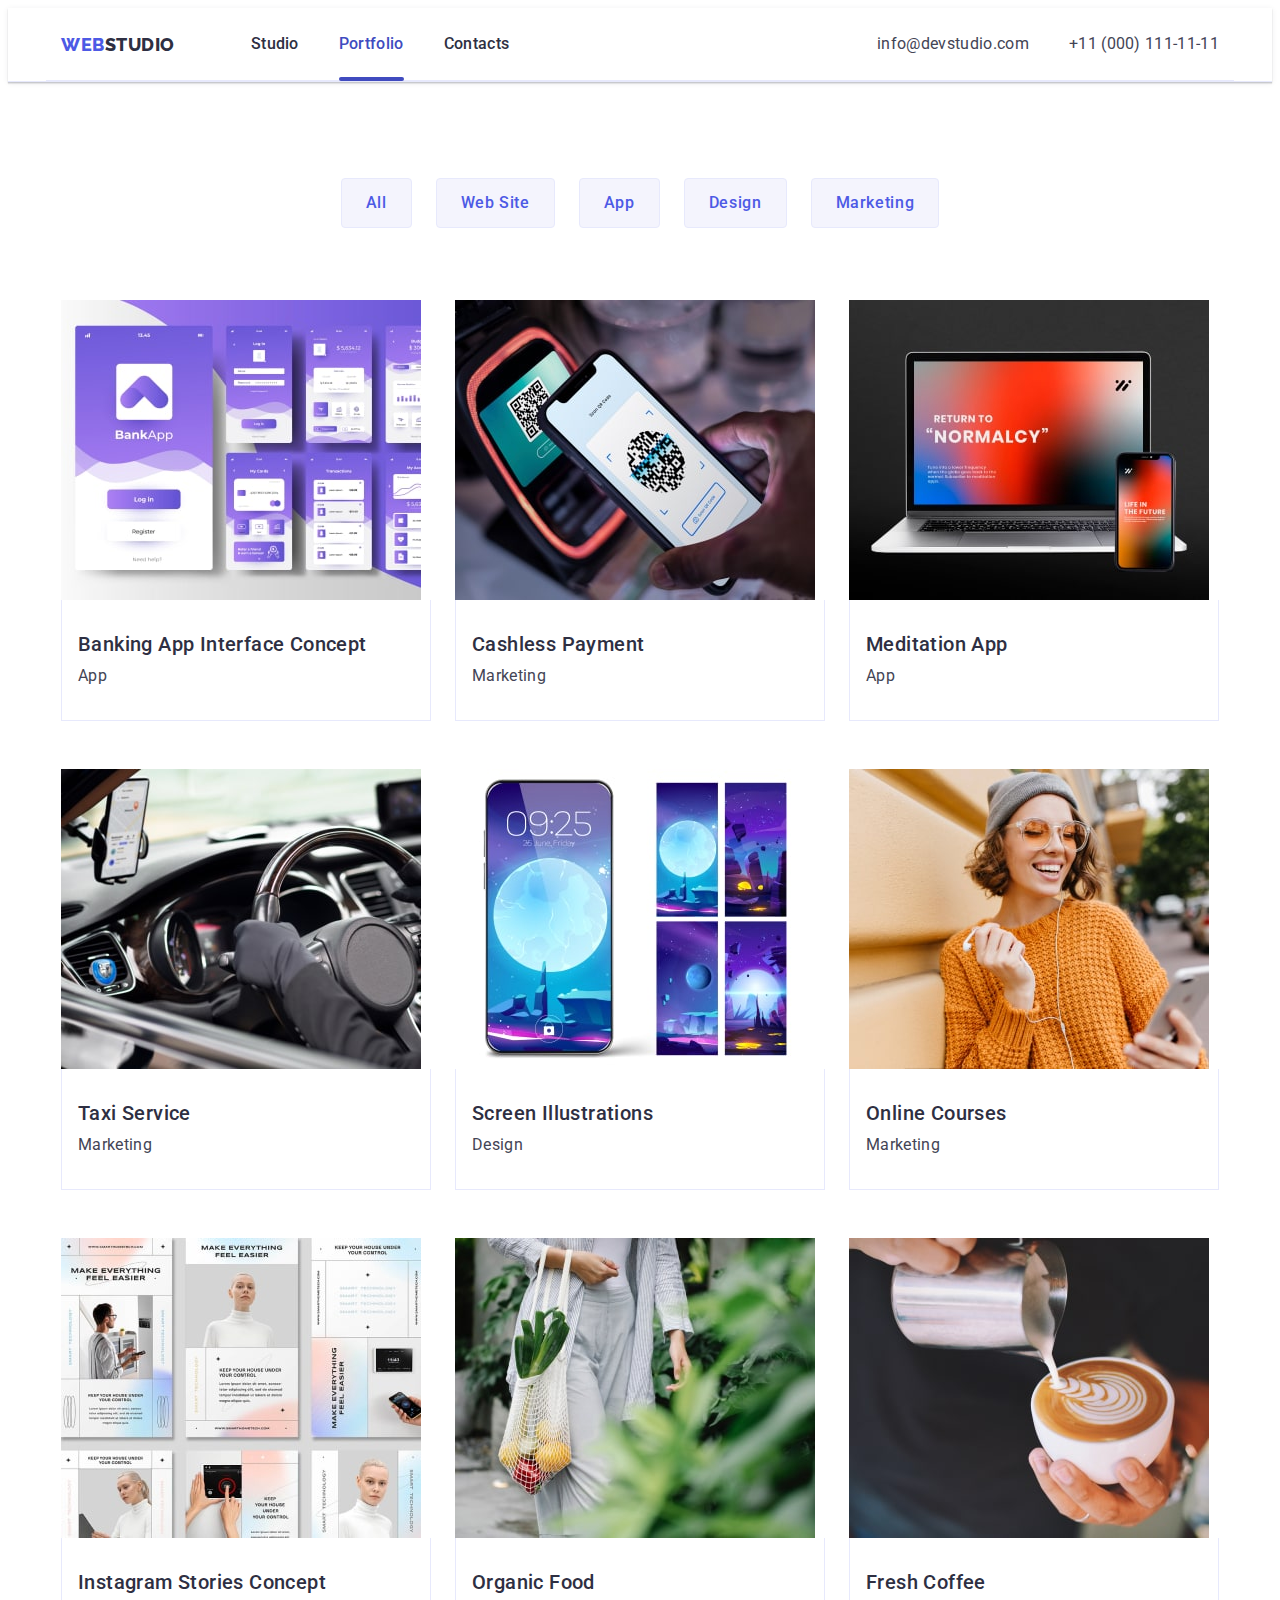
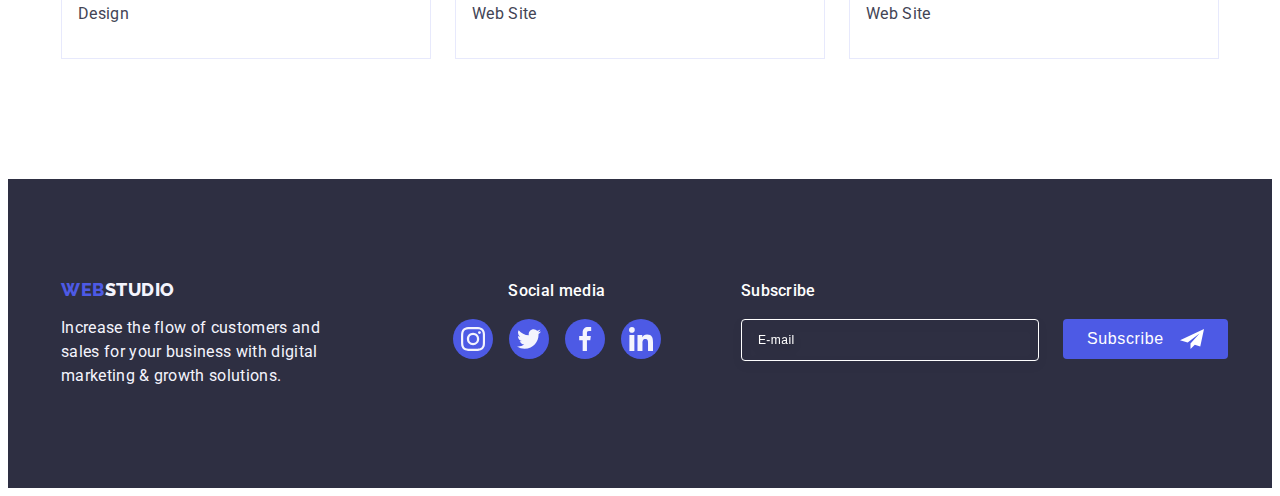
<file: portfolio.html>
<!DOCTYPE html>
<html lang="en">
  <head>
    <meta charset="UTF-8" />
    <meta name="viewport" content="width=device-width, initial-scale=1.0" />
    <title>Portfolio</title>
    <link rel="preconnect" href="https://fonts.googleapis.com" />
    <link rel="preconnect" href="https://fonts.gstatic.com" crossorigin />
    <link
      href="https://fonts.googleapis.com/css2?family=Raleway:wght@800&family=Roboto:wght@400;500;700&display=swap"
      rel="stylesheet"
    />
    <link
      rel="stylesheet"
      href="https://cdnjs.cloudflare.com/ajax/libs/modern-normalize/2.0.0/modern-normalize.min.css"
      integrity="sha512-4xo8blKMVCiXpTaLzQSLSw3KFOVPWhm/TRtuPVc4WG6kUgjH6J03IBuG7JZPkcWMxJ5huwaBpOpnwYElP/m6wg=="
      crossorigin="anonymous"
      referrerpolicy="no-referrer"
    />
    <link rel="stylesheet" href="./css/styles.css" />
  </head>
  <body>
    <header class="header">
      <div class="container header-container portfolio-container">
        <nav class="header-nav">
          <a href="./index.html" class="logo-header link"
            >Web<span class="logo-studio">Studio</span></a
          >
          <ul class="header-list list">
            <li class="header-menu-item">
              <a href="./index.html" class="header-menu-link link"
                ><span class="studio-page">Studio</span></a
              >
            </li>
            <li class="header-menu-item">
              <a href="./portfolio.html" class="header-menu-link current link"
                >Portfolio</a
              >
            </li>
            <li class="header-menu-item">
              <a href="" class="header-menu-link link">Contacts</a>
            </li>
          </ul>
        </nav>
        <address class="contact">
          <ul class="contact-list list">
            <li class="contact-list-item">
              <a href="mailto:info@devstudio.com" class="contact-link-item link"
                >info@devstudio.com</a
              >
            </li>
            <li class="contact-list-item">
              <a href="tel:+110001111111" class="contact-link-item link"
                >+11 (000) 111-11-11</a
              >
            </li>
          </ul>
        </address>
      </div>
    </header>
    <main>
      <section class="filter">
        <div class="container">
          <h1 class="filters-title visually-hidden">Filters</h1>
          <ul class="filter-list list">
            <li class="filter-list-item">
              <button class="filter-list-button" type="button">All</button>
            </li>
            <li class="filter-list-item">
              <button class="filter-list-button" type="button">Web Site</button>
            </li>
            <li class="filter-list-item">
              <button class="filter-list-button" type="button">App</button>
            </li>
            <li class="filter-list-item">
              <button class="filter-list-button" type="button">Design</button>
            </li>
            <li class="filter-list-item">
              <button class="filter-list-button" type="button">
                Marketing
              </button>
            </li>
          </ul>
          <ul class="list cards-list">
            <li class="cards-list-item">
              <a class="cards-list-link link" href="">
                <div class="port-item">
                  <img
                    src="./images/banking-app-interface.jpg"
                    alt="Banking App Interface Concept"
                    width="360"
                    height="300"
                  />
                  <p class="over-text">
                    14 Stylish and User-Friendly App Design Concepts · Task
                    Manager App · Calorie Tracker App · Exotic Fruit Ecommerce
                    App · Cloud Storage App
                  </p>
                </div>
                <div class="wrapper_card">
                  <h2 class="cards-title subtitle">
                    Banking App Interface Concept
                  </h2>
                  <p class="cards-list-text text">App</p>
                </div>
              </a>
            </li>
            <li class="cards-list-item">
              <a class="cards-list-link link" href="">
                <div class="port-item">
                  <img
                    src="./images/cashless-payment.jpg"
                    alt="Cashless Payment"
                    width="360"
                    height="300"
                  />
                  <p class="over-text">
                    14 Stylish and User-Friendly App Design Concepts · Task
                    Manager App · Calorie Tracker App · Exotic Fruit Ecommerce
                    App · Cloud Storage App
                  </p>
                </div>
                <div class="wrapper_card">
                  <h2 class="cards-title subtitle">Cashless Payment</h2>
                  <p class="cards-list-text text">Marketing</p>
                </div>
              </a>
            </li>
            <li class="cards-list-item">
              <a class="cards-list-link link" href="">
                <div class="port-item">
                  <img
                    src="./images/meditation-app.jpg"
                    alt="Meditation App"
                    width="360"
                    height="300"
                  />
                  <p class="over-text">
                    14 Stylish and User-Friendly App Design Concepts · Task
                    Manager App · Calorie Tracker App · Exotic Fruit Ecommerce
                    App · Cloud Storage App
                  </p>
                </div>
                <div class="wrapper_card">
                  <h2 class="cards-title subtitle">Meditation App</h2>
                  <p class="cards-list-text text">App</p>
                </div>
              </a>
            </li>
            <li class="cards-list-item">
              <a class="cards-list-link link" href="">
                <div class="port-item">
                  <img
                    src="./images/taxi-service.jpg"
                    alt="Taxi Service"
                    width="360"
                    height="300"
                  />
                  <p class="over-text">
                    14 Stylish and User-Friendly App Design Concepts · Task
                    Manager App · Calorie Tracker App · Exotic Fruit Ecommerce
                    App · Cloud Storage App
                  </p>
                </div>
                <div class="wrapper_card">
                  <h2 class="cards-title subtitle">Taxi Service</h2>
                  <p class="cards-list-text text">Marketing</p>
                </div>
              </a>
            </li>
            <li class="cards-list-item">
              <a class="cards-list-link link" href="">
                <div class="port-item">
                  <img
                    src="./images/screen-illustrarions.jpg"
                    width="360"
                    height="300"
                    alt="Screen Illustrations"
                  />
                  <p class="over-text">
                    14 Stylish and User-Friendly App Design Concepts · Task
                    Manager App · Calorie Tracker App · Exotic Fruit Ecommerce
                    App · Cloud Storage App
                  </p>
                </div>
                <div class="wrapper_card">
                  <h2 class="cards-title subtitle">Screen Illustrations</h2>
                  <p class="cards-list-text text">Design</p>
                </div>
              </a>
            </li>
            <li class="cards-list-item">
              <a class="cards-list-link link" href="">
                <div class="port-item">
                  <img
                    src="./images/online-courses.jpg"
                    alt="Online Courses"
                    width="360"
                    height="300"
                  />
                  <p class="over-text">
                    14 Stylish and User-Friendly App Design Concepts · Task
                    Manager App · Calorie Tracker App · Exotic Fruit Ecommerce
                    App · Cloud Storage App
                  </p>
                </div>
                <div class="wrapper_card">
                  <h2 class="cards-title subtitle">Online Courses</h2>
                  <p class="cards-list-text text">Marketing</p>
                </div>
              </a>
            </li>
            <li class="cards-list-item">
              <a class="cards-list-link link" href="">
                <div class="port-item">
                  <img
                    src="./images/instagram-stories-concept.jpg"
                    width="360"
                    height="300"
                    alt="Instagram Stories Concept"
                  />
                  <p class="over-text">
                    14 Stylish and User-Friendly App Design Concepts · Task
                    Manager App · Calorie Tracker App · Exotic Fruit Ecommerce
                    App · Cloud Storage App
                  </p>
                </div>
                <div class="wrapper_card">
                  <h2 class="cards-title subtitle">
                    Instagram Stories Concept
                  </h2>
                  <p class="cards-list-text text">Design</p>
                </div>
              </a>
            </li>
            <li class="cards-list-item">
              <a class="cards-list-link link" href="">
                <div class="port-item">
                  <img
                    src="./images/organic-food.jpg"
                    alt="Organic Food"
                    width="360"
                    height="300"
                  />
                  <p class="over-text">
                    14 Stylish and User-Friendly App Design Concepts · Task
                    Manager App · Calorie Tracker App · Exotic Fruit Ecommerce
                    App · Cloud Storage App
                  </p>
                </div>
                <div class="wrapper_card">
                  <h2 class="cards-title subtitle">Organic Food</h2>
                  <p class="cards-list-text text">Web Site</p>
                </div>
              </a>
            </li>
            <li class="cards-list-item">
              <a class="cards-list-link link" href="">
                <div class="port-item">
                  <img
                    src="./images/fresh-coffee.jpg"
                    alt="Fresh Coffee"
                    width="360"
                    height="300"
                  />
                  <p class="over-text">
                    14 Stylish and User-Friendly App Design Concepts · Task
                    Manager App · Calorie Tracker App · Exotic Fruit Ecommerce
                    App · Cloud Storage App
                  </p>
                </div>
                <div class="wrapper_card">
                  <h2 class="cards-title subtitle">Fresh Coffee</h2>
                  <p class="cards-list-text text">Web Site</p>
                </div>
              </a>
            </li>
          </ul>
        </div>
      </section>
    </main>
    <footer class="footer">
      <div class="container footer-container">
        <div class="footer-logo-par">
          <a href="./index.html" class="logo link"
            >Web<span class="logo-studio-footer">Studio</span></a
          >
          <p class="footer-text">
            Increase the flow of customers and sales for your business with
            digital marketing & growth solutions.
          </p>
        </div>
        <div class="footer-socials">
          <p class="footer-socials-text">Social media</p>
          <ul class="footer-list list">
            <li class="footer-list-item">
              <a href="" target="_blank" class="socials-icon link">
                <svg class="icons-footer" width="24" height="24">
                  <use href="./images/icons.svg#icon-instagram"></use>
                </svg>
              </a>
            </li>
            <li class="footer-list-item">
              <a href="" target="_blank" class="socials-icon link">
                <svg class="icons-footer" width="24" height="24">
                  <use href="./images/icons.svg#icon-twitter"></use>
                </svg>
              </a>
            </li>
            <li class="footer-list-item">
              <a href="" target="_blank" class="socials-icon link">
                <svg class="icons-footer" width="24" height="24">
                  <use href="./images/icons.svg#icon-facebook"></use>
                </svg>
              </a>
            </li>
            <li class="footer-list-item">
              <a href="" target="_blank" class="socials-icon link">
                <svg class="icons-footer" width="24" height="24">
                  <use href="./images/icons.svg#icon-linkedin"></use>
                </svg>
              </a>
            </li>
          </ul>
        </div>
        <div class="footer-form-content">
          <p class="footer-form-text">Subscribe</p>
          <form class="footer-form">
            <label
              class="form-label"
              for="user-subscribe"
              aria-label="Subscribe"
            >
              <input
                type="email"
                id="user-subscribe"
                name="footer-email"
                class="footer-input"
                placeholder="E-mail"
            /></label>
            <button type="submit" class="footer-form-btn">
              Subscribe
              <svg class="footer-form-btn-icon" width="24" height="24">
                <use href="./images/icons.svg#icon-footer-subscribe"></use>
              </svg>
            </button>
          </form>
        </div>
      </div>
    </footer>
  </body>
</html>
</file>
<file: css/styles.css>
:root {
  --navyblue: #2e2f42;
  --iris: #4d5ae5;
  --slate: #434455;
  --white: #fff;
  --ocean: #404bbf;
  --cloud: #f4f4fd;
  --cornflower: #e7e9fc;
  --light-slate: #8e8f99;
  --navyblue-modal: rgba(46, 47, 66, 0.4);
  --dairy: #fcfcfc;
}

p,
h1,
h2,
h3,
h4,
h5,
h6 {
  margin-top: 0;
  margin-bottom: 0;
}
ul,
ol {
  margin-top: 0;
  margin-bottom: 0;
  padding-left: 0;
}

img {
  display: block;
  max-width: 100%;
  height: auto;
}
.container {
  width: 100%;

  padding-left: 15px;
  padding-right: 15px;
  margin: 0 auto;
  /* outline: 2px solid red; */
}
.visually-hidden {
  position: absolute;
  width: 1px;
  height: 1px;
  margin: -1px;
  border: 0;
  padding: 0;
  white-space: nowrap;
  clip-path: inset(100%);
  clip: rect(0 0 0 0);
  overflow: hidden;
}

body {
  font-family: Roboto, sans-serif;
  color: var(--slate);
  background-color: var(--white);
}

.list {
  list-style-type: none;
}

.link {
  text-decoration: none;
}
/* .no-scroll {
  overflow: hidden;
} */

.subtitle {
  color: var(--navyblue);
  font-size: 20px;
  font-weight: 500;
  line-height: 1.2;
  letter-spacing: 0.02em;
}

.text {
  color: var(--slate);
  font-size: 16px;
  font-weight: 400;
  line-height: 1.5;
  letter-spacing: 0.02em;
}

/**-----HEADER----- */

.header {
  border-bottom: 1px solid var(--cornflower);
  box-shadow: 0px 2px 1px rgba(46, 47, 66, 0.08),
    0px 1px 1px rgba(46, 47, 66, 0.16), 0px 1px 6px rgba(46, 47, 66, 0.08);
}

.logo-studio {
  color: var(--navyblue);
  font-size: 18px;
  font-family: Raleway, sans-serif;
  font-weight: 800;
  line-height: 1.16;
  letter-spacing: 0.03em;
  text-transform: uppercase;
}

.header-container {
  align-items: center;
  display: flex;
  /* new */
  justify-content: space-between;
  align-items: center;
}

.header-nav {
  display: flex;
  align-items: center;
}

.header-list {
  display: none;
}
.contact-list {
  display: none;
}
.hamburger-open {
  display: flex;
  border: none;
  cursor: pointer;
  fill: var(--navyblue);
  background-color: transparent;
}
/* new */

.menu-container {
  position: fixed;
  top: 0;
  left: 0;
  width: 100%;
  height: 100%;
  overflow: auto;
  background-color: var(--white);
  box-shadow: 0 1px 6px 0 rgba(46, 47, 66, 0.08),
    0 1px 1px 0 rgba(46, 47, 66, 0.16), 0 2px 1px 0 rgba(46, 47, 66, 0.08);
  z-index: 999;
  transform: translateX(100%);
  transition: transform 250ms ease-in-out;
  padding: 80px 35px 40px 40px;
}
.menu-container.is-open {
  transform: translateX(0);
}

.hamburger-close {
  position: absolute;
  top: 24px;
  right: 24px;
  width: 24px;
  height: 24px;
  border-radius: 50%;
  display: flex;
  align-items: center;
  justify-content: center;
  cursor: pointer;
  background-color: var(--white-background);
  border: 1px solid rgba(0, 0, 0, 0.1);
  transition: background-color 250ms cubic-bezier(0.4, 0, 0.2, 1),
    border 250ms cubic-bezier(0.4, 0, 0.2, 1),
    fill 250ms cubic-bezier(0.4, 0, 0.2, 1);
  padding: 0;
  /* width: 24px;
  height: 24px;
  border-radius: 50%;
  border: 1px solid rgba(0, 0, 0, 0.1);
  background: #e7e9fc;
  cursor: pointer;
  text-align: center;
  position: absolute;
  top: 24px;
  right: 24px;
  display: flex;
  padding: 0;
  transition: background-color 250ms cubic-bezier(0.4, 0, 0.2, 1),
    border 250ms cubic-bezier(0.4, 0, 0.2, 1);
  align-items: center;
  justify-content: center; */
}
.mobile-menu-wrapper {
  display: flex;
  flex-direction: column;
  height: 100%;
  justify-content: space-between;
}
.icon-hamburger {
}
.mob-list {
  display: flex;
  flex-direction: column;
  gap: 40px;
}
.list {
}
.mob-menu-item {
}

.mob-menu-link {
  color: var(--navyblue);
  font-size: 36px;
  font-weight: 700;
  line-height: 1.11;
  letter-spacing: 0.02em;
  text-transform: capitalize;
  transition: color 250ms cubic-bezier(0.4, 0, 0.2, 1);
}

.mob-menu-link:hover,
.mob-menu-link:focus {
  color: var(--iris);
}
.mob-menu-link.current {
  color: var(--ocean);
}
.mob-list-adress {
  display: flex;
  flex-direction: column;
  gap: 40px;
}

.mob-address {
  margin-bottom: 48px;
}

.mob-link-tel {
  font-size: 36px;
  font-style: normal;
  font-weight: 700;
  line-height: 1.11;
  letter-spacing: 0.02em;
  text-transform: capitalize;
  color: var(--iris);
  transition: color 250ms cubic-bezier(0.4, 0, 0.2, 1);
}
.mob-link-mail {
  color: var(--slate);
  font-size: 20px;
  font-style: normal;
  font-weight: 500;
  line-height: 1.2;
  letter-spacing: 0.02em;
  transition: color 250ms cubic-bezier(0.4, 0, 0.2, 1);
}
.mob-link-mail:hover,
.mob-link-mail:focus {
  color: var(--iris);
}

.mob-socials-list {
  display: flex;
  justify-content: space-between;
  max-width: 328px;
}
.mob-socials-list-item {
  width: 40px;
  height: 40px;
}
.mob-socials-icon {
  width: 100%;
  height: 100%;
  background-color: var(--iris);
  border-radius: 50%;
  display: flex;
  align-items: center;
  justify-content: center;
  transition: background-color 250ms cubic-bezier(0.4, 0, 0.2, 1);
}
.icons-mob-socials {
  fill: var(--cloud);
}
.mob-socials-icon:is(:hover, :focus) {
  background-color: rgba(49, 208, 170, 1);
}
.mob-list-item:is(:hover, :focus) {
  fill: var(--white);
}
/**-----HERO----- */

.hero {
  /* padding: 188px 0; */
  padding: 112px 0;
  background-position: center;
  background-size: cover;
  background-color: var(--navyblue);
  background-image: linear-gradient(
      180deg,
      rgba(46, 47, 66, 0.7),
      rgba(46, 47, 66, 0.7)
    ),
    url(../images/people-office-mob.jpg);
  background-repeat: no-repeat;
  max-width: 1440px;
  margin: 0 auto;
}
@media (min-device-pixel-ratio: 2),
  (min-resolution: 192dpi),
  (min-resolution: 2dppx) {
  .hero {
    background-color: var(--navyblue);
    background-image: linear-gradient(
        180deg,
        rgba(46, 47, 66, 0.7),
        rgba(46, 47, 66, 0.7)
      ),
      url(../images/people-office-mob-2x.jpg);
  }
}

.hero-container {
}

.hero-title {
  max-width: 320px;
  /* max-width: 496px; */
  color: var(--white);
  /* font-size: 56px; */
  font-size: 36px;
  font-weight: 700;
  /* line-height: 1.07; */
  line-height: 1.11;
  letter-spacing: 0.02em;
  text-align: center;
  /* margin: 0 auto 48px; */
  margin: 0 auto 72px;
}

.hero-button {
  display: block;
  color: var(--white);
  font-size: 16px;
  font-weight: 500;
  line-height: 1.5;
  letter-spacing: 0.04em;
  background: var(--iris);
  cursor: pointer;
  margin: 0 auto;
  border-radius: 4px;
  box-shadow: 0px 4px 4px 0px rgba(0, 0, 0, 0.15);
  font-family: "Roboto", sans-serif;
  padding: 16px 32px;
  min-width: 169px;
  height: 56px;
  border: none;
  transition: background-color 250ms cubic-bezier(0.4, 0, 0.2, 1);
}

.hero-button:hover,
.hero-button:focus {
  background-color: var(--ocean);
}

/**-----ADVANTAGES----- */
.advantages {
  /* padding: 120px 0; */
  padding-top: 96px;
  padding-bottom: 96px;
  /* padding-left: 16px;
  padding-right: 16px; */
}
.advantages-container {
}

.advantages-list {
  display: flex;
  flex-wrap: wrap;

  /* gap: 24px; */
  gap: 72px;
}
.advantages-block {
  width: 264px;
  height: 112px;
  border-radius: 4px;
  background: var(--cloud);
  display: flex;
  text-align: center;
  justify-content: center;
  align-items: center;
  padding-top: 24px;
  margin-bottom: 8px;
  display: none;
}
.advantages-icon {
}

.advantages-list-item {
  width: 100%;
}
.advantages-list-item-text {
  color: var(--slate);
  font-size: 16px;
  font-weight: 500;
  line-height: 1.5;
  letter-spacing: 0.02em;
}
.advantages-title {
  margin-bottom: 8px;
}
.advantages-subtitle {
  color: var(--navyblue);
  margin-bottom: 8px;
  text-align: center;
  font-size: 36px;
  font-weight: 700;
  line-height: 1.11;
  letter-spacing: 0.02em;
  text-transform: capitalize;
}

/**-----WORK----- */

.work-container {
}

.work {
  display: none;
  padding-top: 0px;
  padding-bottom: 120px;
  background-color: var(--white);
}

.work-title {
  color: var(--navyblue);
  text-align: center;
  font-size: 36px;
  font-weight: 700;
  line-height: 1.11;
  letter-spacing: 0.02em;
  text-transform: capitalize;
  margin-bottom: 72px;
}
.work-list {
  display: flex;
  gap: 24px;
}
.work-list-item {
  width: calc((100% - 24px * 2) / 3);
}

/**-----TEAM----- */

.team {
  /* padding: 120px 0; */
  padding: 96px 0;
  background-color: var(--cloud);
}

.team-title {
  color: var(--navyblue);
  text-align: center;
  font-size: 36px;
  font-family: Roboto;
  font-style: normal;
  font-weight: 700;
  line-height: 1.11;
  letter-spacing: 0.02em;
  text-transform: capitalize;
  margin-bottom: 72px;
}
.team-list {
  justify-content: center;
  display: flex;
  flex-wrap: wrap;
  gap: 72px;
}

.team-list-item {
  box-shadow: 0px 1px 6px rgba(46, 47, 66, 0.08),
    0px 1px 1px rgba(46, 47, 66, 0.16), 0px 2px 1px rgba(46, 47, 66, 0.08);
  border-radius: 0px 0px 4px 4px;
  background-color: var(--white);
  /* width: calc((100% - 24px * 3) / 4); */
}
.team-card {
  padding: 32px 0;
  text-align: center;
}
.team-list-item-text {
  margin-bottom: 8px;
  text-align: center;
}
.team-list-item-title {
  margin-bottom: 8px;
}

.team-link-list {
  display: flex;
  align-items: center;
  justify-content: center;
  gap: 24px;
}

.team-link-item {
  width: 40px;
  height: 40px;
}
.team-link {
  width: 100%;
  height: 100%;
  background-color: var(--iris);
  border-radius: 50%;
  display: flex;
  align-items: center;
  justify-content: center;
  transition: background-color 250ms cubic-bezier(0.4, 0, 0.2, 1);
}

.team-icon {
  fill: var(--cloud);
}

.team-link:is(:hover, :focus) {
  background-color: var(--ocean);
}

/**-----CUSTOMERS----- */
.customers {
  /* padding: 120px 0 120px; */
  padding: 96px 0;
  background-color: var(--white);
}

.customers-title {
  color: var(--navyblue);
  text-align: center;
  font-size: 36px;
  font-weight: 700;
  line-height: 1.11;
  letter-spacing: 0.02em;
  text-transform: capitalize;
  margin-bottom: 72px;
}

.customers-list {
  display: flex;
  flex-wrap: wrap;
  /* gap: 24px; */
  gap: 72px 16px;
  align-items: center;
  justify-content: center;
}

.customers-list-item {
  height: 88px;
  width: calc((100% - 16px) / 2);
  /* width: calc((100% - 120px) / 6); */
}

.customers-link {
  /* width: 100%; */
  height: 100%;
  display: flex;
  align-items: center;
  justify-content: center;
  border-radius: 4px;
  border: 1px solid #8e8f99;
  color: #8e8f99;
  border-color: var(--light-slate);
  transition: border-color 250ms cubic-bezier(0.4, 0, 0.2, 1),
    color 250ms cubic-bezier(0.4, 0, 0.2, 1);
}

.customers-icon {
  fill: currentColor;
}

.customers-link:hover,
.customers-link:focus {
  color: var(--ocean);
  border-color: var(--ocean);
}

/**-----FOOTER----- */

.footer {
  /* padding: 100px 0; */
  background: var(--navyblue);
}
.footer-container {
  padding-bottom: 96px;
  padding-top: 97.5px;
  /* flex-direction: row;
  display: flex;
  align-items: baseline; */
}
.footer-logo-par {
  display: flex;
  flex-direction: column;
  align-items: center;
  /* margin-right: 120px; */
}
.logo {
  display: flex;
  margin-bottom: 17.5px;

  padding-left: 155px;
  padding-right: 158px;
}
.logo-studio-footer {
  color: var(--cloud);
  font-size: 18px;
  font-family: Raleway;
  font-weight: 800;
  line-height: 1.17;
  letter-spacing: 0.03em;
  text-transform: uppercase;
}
.logo {
  color: var(--iris, #4d5ae5);
  font-size: 18px;
  font-family: Raleway, sans-serif;
  font-style: normal;
  font-weight: 800;
  line-height: 1.17;
  letter-spacing: 0.03em;
  text-transform: uppercase;
  /* margin-right: 76px; */
  display: inline-block;
  margin-bottom: 16px;
}

.logo-header {
  color: var(--iris, #4d5ae5);
  font-size: 18px;
  font-family: Raleway, sans-serif;
  font-style: normal;
  font-weight: 800;
  line-height: 1.17;
  letter-spacing: 0.03em;
  text-transform: uppercase;
  margin-right: 76px;
  display: inline-block;
  padding-top: 24px;
  padding-bottom: 22px;
}
.footer-text {
  margin-bottom: 72px;
  color: var(--cloud);
  font-size: 16px;
  line-height: 1.5;
  letter-spacing: 0.02em;
  max-width: 264px;
}
.footer-socials {
}
.footer-socials-text {
  display: flex;
  justify-content: center;
  color: var(--white);
  font-size: 16px;
  font-style: normal;
  font-weight: 500;
  line-height: 1.5;
  letter-spacing: 0.02em;
  margin-bottom: 16px;
}

.footer-list {
  display: flex;
  justify-content: center;
  gap: 16px;
}

.footer-list-item {
  width: 40px;
  height: 40px;
}

.socials-icon {
  width: 100%;
  height: 100%;
  background-color: var(--iris);
  border-radius: 50%;
  display: flex;
  align-items: center;
  justify-content: center;
  transition: background-color 250ms cubic-bezier(0.4, 0, 0.2, 1);
}
.icons-footer {
  fill: var(--cloud);
}

.socials-icon:is(:hover, :focus) {
  background-color: rgba(49, 208, 170, 1);
}
.footer-list-item:is(:hover, :focus) {
  fill: var(--white);
}

.footer-form-content {
  /* margin-left: 80px; */
}
.footer-form-text {
  text-align: center;
  margin-bottom: 16px;
  margin-top: 72px;
  color: var(--white);
  font-size: 16px;
  font-weight: 500;
  line-height: 1.5;
  letter-spacing: 0.02em;
}
.footer-form {
  /* display: flex; */
  display: block;
  gap: 24px;
}
.footer-input {
  /* width: 264px; */
  width: 100%;
  margin-bottom: 16px;
  height: 40px;
  background-color: transparent;
  padding: 0 16px;
  border-radius: 4px;
  border: 1px solid var(--white, #fff);
  /* margin-right: 24px; */
  color: #ffffff;
  font-size: 12px;
  line-height: 1.5;
  letter-spacing: 0.04em;
  filter: drop-shadow(0px 4px 4px rgba(0, 0, 0, 0.15));
}

.footer-input::placeholder {
  color: #ffffff;
  font-size: 12px;
  font-weight: 400;
  line-height: 2;
  letter-spacing: 0.04em;
}
.footer-form-btn {
  margin: 0 auto;
  cursor: pointer;
  display: flex;
  text-align: center;
  align-items: center;
  justify-content: center;
  min-width: 165px;
  height: 40px;
  color: var(--white);
  text-align: center;
  font-size: 16px;
  font-weight: 500;
  line-height: 1.5;
  letter-spacing: 0.04em;
  padding: 8px 24px;
  border-radius: 4px;
  background: var(--iris);
  border: none;
}

.footer-form-btn-icon {
  fill: var(--white);
  margin-left: 16px;
}

/**-----PORTFOLIO.HTML----- */

/**-----HEADER-PORTFOLIO----- */

.portfolio-container {
  border-bottom: 1px solid var(--cornflower);
}

/**-----FILTER----- */

.filter {
  padding: 96px 0 120px 0;
  width: 100%;
}
.filter-list-button {
  color: var(--iris);
  text-align: center;
  font-size: 16px;
  font-family: Roboto, sans-serif;
  font-weight: 500;
  line-height: 1.5;
  letter-spacing: 0.04em;
  cursor: pointer;
  background: var(--cloud);
  padding: 12px 24px;
  border: 1px solid var(--cornflower);
  border-radius: 4px;
  transition: color 250ms cubic-bezier(0.4, 0, 0.2, 1),
    background-color 250ms cubic-bezier(0.4, 0, 0.2, 1),
    border-color 250ms cubic-bezier(0.4, 0, 0.2, 1),
    box-shadow 250ms cubic-bezier(0.4, 0, 0.2, 1);
}

.filter-list-button:hover,
.filter-list-button:focus {
  border: 1px solid transparent;
  background: var(--ocean);
  color: var(--white);
  text-align: center;
  font-size: 16px;
  font-family: Roboto;
  font-weight: 500;
  line-height: 1.5;
  letter-spacing: 0.04em;
  box-shadow: 0px 3px 1px rgba(0, 0, 0, 0.1), 0px 2px 1px rgba(0, 0, 0, 0.08),
    0px 2px 2px rgba(0, 0, 0, 0.12);
}

.filter-container {
}

.filter-list {
  display: flex;
  row-gap: 48px;
  display: flex;
  justify-content: center;
  margin-bottom: 72px;
  gap: 24px;
}
.filter-list-item {
}
/**-----CARDS----- */

.cards-title {
  font-weight: 500;
  font-size: 20px;
  line-height: 1.2;
  margin-bottom: 8px;
  letter-spacing: 0.02em;
  color: var(--navyblue);
}

.cards-list {
  display: flex;
  flex-wrap: wrap;
  column-gap: 24px;
  row-gap: 48px;
}

.cards-list-item {
  width: calc((100% - 48px) / 3);
}

.cards-list-link {
  display: block;
  transition: box-shadow 250ms cubic-bezier(0.4, 0, 0.2, 1);
}

.cards-list-link:is(:hover, :focus) {
  box-shadow: 0px 1px 6px rgba(46, 47, 66, 0.08),
    0px 1px 1px rgba(46, 47, 66, 0.16), 0px 2px 1px rgba(46, 47, 66, 0.08);
}

.cards-list-link:is(:hover, :focus) .over-text {
  transform: translateY(0%);
}
.wrapper_card {
  padding: 32px 16px;
  border: 1px solid #e7e9fc;
  border-top: none;
}

.port-item {
  position: relative;
  overflow: hidden;
}

.over-text {
  position: absolute;
  height: 100%;
  padding: 40px 32px;
  top: 0;
  font-size: 16px;
  line-height: 1.5;
  font-weight: 400;
  letter-spacing: 0.02em;
  color: var(--cloud);
  background-color: var(--iris);
  transform: translateY(100%);
  transition: transform 250ms cubic-bezier(0.4, 0, 0.2, 1);
}

.cards-list-text {
  width: 100%;
  height: 100%;
  font-size: 16px;
  line-height: 1.5;
  letter-spacing: 0.02em;
  color: var(--slate);
}

/**-----MODAL----- */

.backdrop {
  width: 100%;
  height: 100%;
  position: fixed;
  top: 0;
  left: 0;
  background-color: var(--navyblue-modal);
  transition: opacity 250ms cubic-bezier(0.4, 0, 0.2, 1),
    visibility 250ms cubic-bezier(0.4, 0, 0.2, 1);
}

.modal {
  padding: 72px 24px 24px 24px;
  width: 392px;
  min-height: 584px;
  background-color: var(--dairy);
  border-radius: 4px;
  box-shadow: 0px 2px 1px 0px rgba(0, 0, 0, 0.2),
    0px 1px 3px 0px rgba(0, 0, 0, 0.12), 0px 1px 1px 0px rgba(0, 0, 0, 0.14);
  position: absolute;
  top: 50%;
  left: 50%;
  transform: translate(-50%, -50%) scale(1);
  transition: transform 250ms cubic-bezier(0.4, 0, 0.2, 1);
}

.backdrop.is-hidden .modal {
  transform: translate(-50%, -50%) scale(5);
}

.modal-close-btn {
  display: flex;
  align-items: center;
  justify-content: center;
  width: 24px;
  height: 24px;
  border-radius: 50%;
  top: 24px;
  right: 24px;
  position: absolute;
  padding: 0;
  background-color: #e7e9fc;
  border: 1px solid rgba(0, 0, 0, 0.1);
  cursor: pointer;
  transition: background-color 250ms cubic-bezier(0.4, 0, 0.2, 1),
    border 250ms cubic-bezier(0.4, 0, 0.2, 1);
}

.icon-modal {
  transition: fill 250ms cubic-bezier(0.4, 0, 0.2, 1);
}

.modal-close-btn:hover,
.modal-close-btn:focus {
  background-color: #404bbf;
  border: none;
}

.modal-close-btn:hover .icon-modal,
.modal-close-btn:focus .icon-modal {
  fill: #ffffff;
}

.is-hidden {
  opacity: 0;
  visibility: hidden;
  pointer-events: none;
}

.modal-tittle {
  color: var(--navyblue);
  text-align: center;
  font-size: 16px;
  font-weight: 500;
  line-height: 1.5;
  letter-spacing: 0.02em;
  margin-bottom: 16px;
}

.modal-input {
  width: 100%;
  height: 40px;
  padding: 8px 0px 8px 38px;
  border-radius: 4px;
  border: 1px solid var(--navyblue-modal);
  background-color: transparent;
  color: var(--navyblue-modal);
  outline: transparent;
  transition: border-color 250ms cubic-bezier(0.4, 0, 0.2, 1);
}

.modal-input:focus {
  border-color: var(--iris);
}

.modal-input:focus + .modal-input-icon {
  fill: var(--iris);
}
.modal-field {
  margin-bottom: 8px;
}
.modal-field-textarea {
  margin-bottom: 16px;
}

.modal-field-checkbox {
  margin-bottom: 24px;
}
.input-wrap {
  position: relative;
}
.modal-input-icon {
  position: absolute;
  left: 16px;
  top: 50%;
  transform: translateY(-50%);
  transition: fill 250ms cubic-bezier(0.4, 0, 0.2, 1);
}
.input-label {
  display: block;
  margin-bottom: 4px;
  color: var(--light-slate);
  font-size: 12px;
  line-height: 1.17;
  letter-spacing: 0.04em;
}

.modal-textarea {
  width: 100%;
  height: 120px;
  padding: 8px 16px;
  border-radius: 4px;
  border: 1px solid var(--navyblue-modal);
  background-color: transparent;
  color: var(--navyblue-modal);
  outline: transparent;
  resize: none;
  font-size: 12px;
  line-height: 1.17;
  letter-spacing: 0.04em;
  transition: border-color 250ms cubic-bezier(0.4, 0, 0.2, 1);
}

.modal-textarea:focus {
  border-color: var(--iris);
}

.modal-textarea::placeholder {
  color: var(--navyblue-modal);
  font-size: 12px;
  line-height: 1.16;
  letter-spacing: 0.04em;
}

.modal-form-btn {
  display: block;
  color: var(--white);
  font-size: 16px;
  font-weight: 500;
  line-height: 1.5;
  letter-spacing: 0.04em;
  background: var(--iris);
  cursor: pointer;
  margin: 0 auto;
  border-radius: 4px;
  box-shadow: 0px 4px 4px 0px rgba(0, 0, 0, 0.15);
  font-family: "Roboto", sans-serif;
  padding: 16px 32px;
  min-width: 169px;
  height: 56px;
  border: none;
  transition: background-color 250ms cubic-bezier(0.4, 0, 0.2, 1);
}

.modal-form-btn:hover,
.modal-form-btn:focus {
  background-color: var(--ocean);
}

.check-text {
  color: var(--light-slate);
  font-size: 12px;
  line-height: 1.17;
  letter-spacing: 0.04em;

  align-items: center;
}

.privacy-link {
  color: var(--iris);
  font-size: 12px;
  line-height: 1.33;
  letter-spacing: 0.04em;
  text-decoration-line: underline;
}

.check-box-span {
  align-items: center;
  justify-content: center;
  width: 16px;
  height: 16px;
  margin-right: 8px;
  fill: transparent;
  border-radius: 2px;
  border: 1px solid var(--navyblue-modal);
  transition: background-color 250ms cubic-bezier(0.4, 0, 0.2, 1),
    border 250ms cubic-bezier(0.4, 0, 0.2, 1),
    fill 250ms cubic-bezier(0.4, 0, 0.2, 1);
  display: inline-flex;
}

.modal-check:focus + .check-text > .check-box-span {
  border-color: var(--ocean);
}

.modal-check:checked + .check-text > .check-box-span {
  background-color: var(--ocean);
  border: none;
  fill: var(--cloud);
}

/**-----MOBILE----- */
@media screen and (min-width: 428px) and (max-width: 767px) {
  .container {
    max-width: 428px;
  }
  .team-list-item-text {
  }
  .customers-list-item {
    width: calc((100% - 16px) / 2);
  }

  .footer-container {
    max-width: 428px;
  }
}

/**-----TABLET----- */

@media screen and (min-width: 768px) and (max-width: 1157px) {
  .container {
    max-width: 768px;
  }
  .no-scroll {
    overflow: scroll;
  }

  .header-list {
    display: flex;

    gap: 40px;
  }

  .contact-list {
    display: flex;

    gap: 40px;
  }
  .contact-link-item:hover,
  .contact-link-item:focus {
    color: var(--iris);
  }
  .contact-list-item:hover,
  .contact-list-item:focus {
    color: var(--iris);
  }

  .header-menu-link {
    display: block;
    padding: 24px 0;
    color: var(--navyblue);
    font-size: 16px;
    font-family: Roboto, sans-serif;
    font-weight: 500;
    line-height: 1.5;
    letter-spacing: 0.02em;
    transition: color 250ms cubic-bezier(0.4, 0, 0.2, 1);
  }
  .hamburger-open {
    display: none;
  }
  .contact-list {
    flex-direction: column;
    gap: 12px;
  }
  .contact .contact-link-item {
    color: var(--slate);
    font-size: 12px;
    font-weight: 400;
    line-height: 1.16;
    letter-spacing: 0.04em;
    padding: 0;
  }

  .header-menu-item {
  }

  .current {
    position: relative;
    color: var(--ocean);
  }

  .current::after {
    content: "";
    position: absolute;
    bottom: -1px;
    left: 0;
    width: 100%;
    height: 4px;
    background-color: var(--ocean);
    border-radius: 2px;
  }

  .contact {
    font-style: normal;
    margin-left: auto;
  }

  .contact-list-item {
    color: var(--slate);
    font-size: 16px;
    font-family: Roboto, sans-serif;
    font-weight: 400;
    line-height: 1.5;
    letter-spacing: 0.02em;
    transition: color 250ms cubic-bezier(0.4, 0, 0.2, 1);
  }
  .contact-link-item {
    padding: 24px 0;
    color: var(--slate);
    font-size: 16px;
    font-family: Roboto, sans-serif;
    font-weight: 400;
    line-height: 1.5;
    letter-spacing: 0.02em;
    transition: color 250ms cubic-bezier(0.4, 0, 0.2, 1);
  }

  .header-menu-link:hover,
  .header-menu-link:focus {
    color: var(--ocean);
  }

  .contact-list-item:hover,
  .contact-list-item:focus {
    color: var(--ocean);
  }

  .hero {
    background-image: linear-gradient(
        180deg,
        rgba(46, 47, 66, 0.7),
        rgba(46, 47, 66, 0.7)
      ),
      url(../images/people-office-tab.jpg);
  }
  @media (min-device-pixel-ratio: 2),
    (min-resolution: 192dpi),
    (min-resolution: 2dppx) {
    .hero {
      background-color: var(--navyblue);
      background-image: linear-gradient(
          180deg,
          rgba(46, 47, 66, 0.7),
          rgba(46, 47, 66, 0.7)
        ),
        url(../images/people-office-tab-2x.jpg);
    }
  }
  .hero-title {
    max-width: 496px;
    font-size: 56px;
    line-height: 1.07;
    margin: 0 auto 36px;
  }

  .advantages {
    padding: 96px 0;
  }

  .advantages-list-item {
    width: calc((100% - 24px) / 2);
  }
  .advantages-list {
    flex-wrap: wrap;
    gap: 72px 24px;
  }
  .advantages-subtitle {
    text-align: left;
  }

  .team {
    /* padding-left: 92px;
    padding-right: 92px; */
  }
  .team-container {
    width: 582px;
  }
  .team-list-item {
    width: calc((100% - 24px) / 2);
  }

  .team-list-image {
    display: block;
    margin: 0 auto;
    width: 100%;
    height: auto;
  }

  .team-list {
    gap: 64px 24px;
  }
  .customers-container {
    width: 582px;
  }
  .customers {
    /* padding-left: 92px;
    padding-right: 92px; */
  }

  .customers-list {
    flex-wrap: wrap;
    justify-content: center;
    gap: 72px 24px;
  }
  .customers-list-item {
    width: calc((100% - 24px * 2) / 3);
  }
  .customers-link {
    width: 100%;
  }
  .footer-container {
    display: flex;
    width: 582px;
    flex-wrap: wrap;
    justify-content: center;
    gap: 72px 24px;
  }
  .logo {
    padding-left: 0;
  }
  .footer {
    padding: 97.5px 0 96px;
  }
  .footer-container {
    padding: 0 15px;
    justify-content: flex-start;
    gap: 0;
  }
  .footer-logo-par {
    align-items: start;
  }
  .footer-socials-text {
    justify-content: left;
  }
  .footer-text {
    margin-bottom: 72px;
    margin-right: 24px;
  }
  .footer-form-text {
    margin-top: 0;
    margin-bottom: 16;
    text-align: start;
  }
  .footer-form-content {
    display: block;
  }
  .footer-form {
    display: flex;
  }
  .footer-input {
    width: 264px;
  }
  .modal {
    width: 392px;
  }
}
/**-----DESKTOP----- */

@media screen and (min-width: 1158px) {
  .container {
    max-width: 1158px;
  }
  .no-scroll {
    overflow: scroll;
  }
  .header-list {
    display: flex;

    gap: 40px;
  }

  .contact-list {
    display: flex;

    gap: 40px;
  }

  .header-menu-link {
    display: block;
    padding: 24px 0;
    color: var(--navyblue);
    font-size: 16px;
    font-family: Roboto, sans-serif;
    font-weight: 500;
    line-height: 1.5;
    letter-spacing: 0.02em;
    transition: color 250ms cubic-bezier(0.4, 0, 0.2, 1);
  }
  .contact-link-item:hover,
  .contact-link-item:focus {
    color: var(--iris);
  }
  .hamburger-open {
    display: none;
  }
  .contact-list {
    gap: 40px;
  }
  .contact .contact-link-item {
    color: var(--slate);
    font-size: 16px;
    font-weight: 400;
    line-height: 1.5;
    letter-spacing: 0.02em;
  }

  .header-menu-item {
  }

  .current {
    position: relative;
    color: var(--ocean);
  }

  .current::after {
    content: "";
    position: absolute;
    bottom: -1px;
    left: 0;
    width: 100%;
    height: 4px;
    background-color: var(--ocean);
    border-radius: 2px;
  }

  .contact {
    font-style: normal;
    margin-left: auto;
  }

  .contact-list-item {
    color: var(--slate);
    font-size: 16px;
    font-family: Roboto, sans-serif;
    font-weight: 400;
    line-height: 1.5;
    letter-spacing: 0.02em;
    transition: color 250ms cubic-bezier(0.4, 0, 0.2, 1);
  }
  .contact-link-item {
    padding: 24px 0;
    color: var(--slate);
    font-size: 16px;
    font-family: Roboto, sans-serif;
    font-weight: 400;
    line-height: 1.5;
    letter-spacing: 0.02em;
    transition: color 250ms cubic-bezier(0.4, 0, 0.2, 1);
  }

  .header-menu-link:hover,
  .header-menu-link:focus {
    color: var(--ocean);
  }

  .contact-list-item:hover,
  .contact-list-item:focus {
    color: var(--ocean);
  }
  .hero {
    padding: 188px 0;
    background-image: linear-gradient(
        180deg,
        rgba(46, 47, 66, 0.7),
        rgba(46, 47, 66, 0.7)
      ),
      url(../images/people-office.jpg);
  }
  @media (min-device-pixel-ratio: 2),
    (min-resolution: 192dpi),
    (min-resolution: 2dppx) {
    .hero {
      background-color: var(--navyblue);
      background-image: linear-gradient(
          180deg,
          rgba(46, 47, 66, 0.7),
          rgba(46, 47, 66, 0.7)
        ),
        url(../images/people-office-2x.jpg);
    }
  }
  .hero-title {
    max-width: 496px;
    font-size: 56px;
    line-height: 1.07;
    margin: 0 auto 48px;
  }
  .advantages {
    padding: 120px 0;
  }
  .advantages-list-item {
    width: calc((100% - 24px * 3) / 4);
  }
  .advantages-list {
    gap: 24px;
  }
  .advantages-block {
    width: 264px;
    height: 112px;
    border-radius: 4px;
    background: var(--cloud);
    display: flex;
    text-align: center;
    justify-content: center;
    align-items: center;
    padding-top: 24px;
    padding-bottom: 24px;
    margin-bottom: 8px;
  }
  .advantages-subtitle {
    color: var(--navyblue);
    margin-bottom: 8px;
    font-size: 20px;
    font-weight: 500;
    line-height: 1.2;
    letter-spacing: 0.02em;
    text-transform: capitalize;
  }
  .advantages-list-item-text {
    color: var(--slate);
    font-size: 16px;
    font-weight: 400;
    line-height: 1.5;
    letter-spacing: 0.02em;
  }
  .work {
    display: block;
  }
  .team {
    padding: 120px 0;
  }
  .team-list {
    gap: 24px;
  }
  .team-list-item {
    width: calc((100% - 24px * 3) / 4);
  }
  .customers-list-item {
    height: 88px;
    /* width: calc((100% - 16px) / 2); */
    width: calc((100% - 120px) / 6);
  }
  .customers-list {
    gap: 24px;
  }
  .footer {
    padding: 0;
  }
  .footer-text {
    margin-bottom: 0;
  }
  .footer-container {
    flex-direction: row;
    display: flex;
    align-items: baseline;
    padding: 100px 15px;
  }
  .footer-logo-par {
    margin-right: 120px;
  }
  .logo {
    /* margin-right: 76px; */
    display: inline-block;
    margin-right: 0;
    padding-left: 0;
  }
  .footer-form-content {
    margin-left: 80px;
  }
  .footer-form {
    display: flex;
  }
  .footer-form-text {
    text-align: start;
    margin-top: 0;
  }
  .footer-input {
    width: 264px;
    /* margin-right: 24px; */
  }
  .modal {
    width: 392px;
  }
  .footer-text {
    max-width: 100%;
  }
}
</file>
